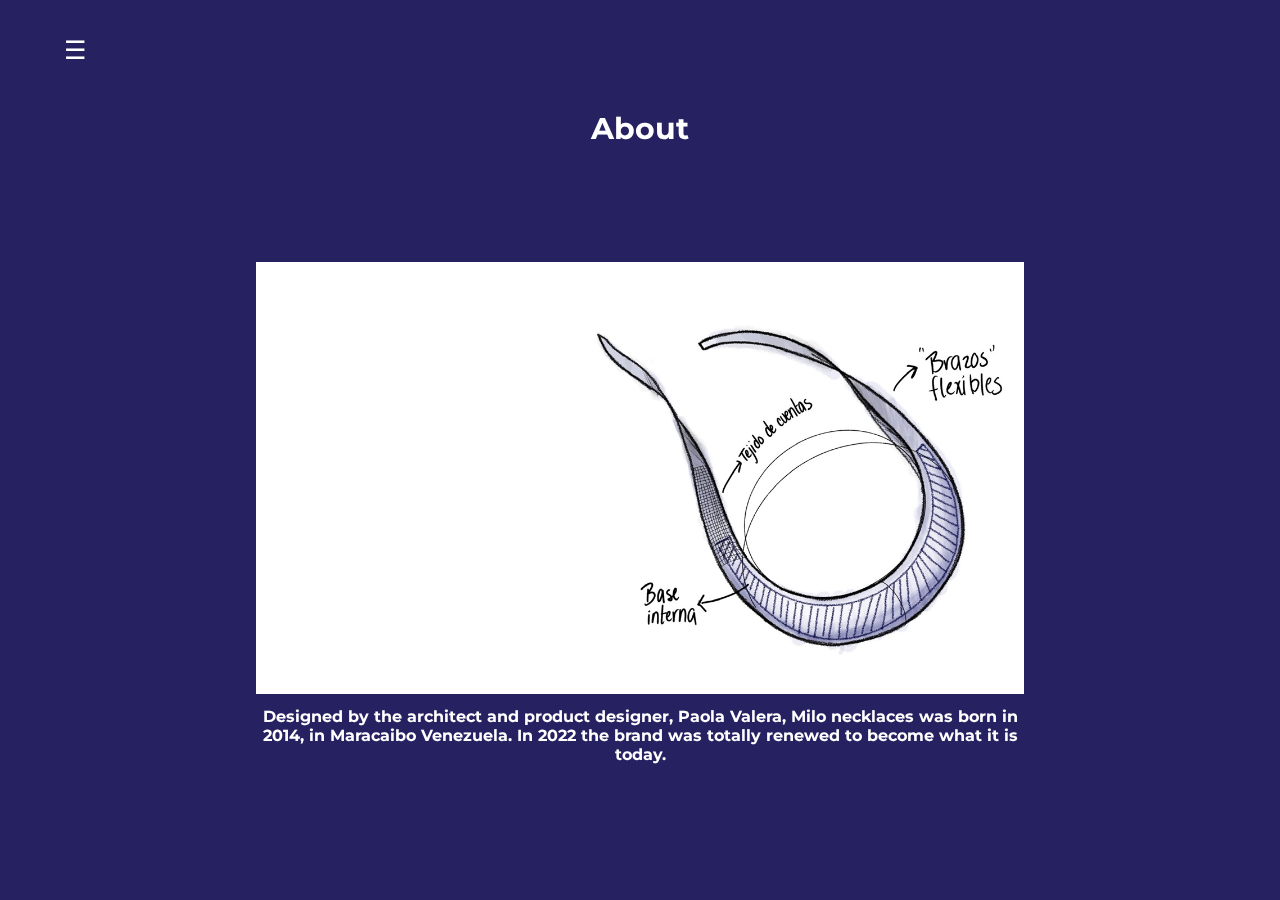
<file: about.html>
<!DOCTYPE html>
<html lang="es">
  <head>
    <meta charset="UTF-8" />
    <title>About</title>
    <link rel="stylesheet" href="estilos.css" />
    <link
      rel="stylesheet"
      href="https://cdnjs.cloudflare.com/ajax/libs/font-awesome/6.1.1/css/all.min.css"
      integrity="sha512-KfkfwYDsLkIlwQp6LFnl8zNdLGxu9YAA1QvwINks4PhcElQSvqcyVLLD9aMhXd13uQjoXtEKNosOWaZqXgel0g=="
      crossorigin="anonymous"
      referrerpolicy="no-referrer"
    />
  </head>
  <body>
    <header class="header">
      <div class="container">
        <div class="btn-menu">
          <label for="btn-menu">☰</label>
        </div>
        <div class="logo"></div>
        <nav class="menu">
          <a href="#"><i class="fa-solid fa-user"></i></a>
          <a href="#"><i class="fa-solid fa-bag-shopping"></i></a>
        </nav>
      </div>
    </header>
    <div class="capa"></div>

    <input type="checkbox" id="btn-menu" />
    <div class="container-menu">
      <div class="cont-menu">
        <nav>
          <a href="/index.html">Home</a>
          <a href="/collection.html">Collection</a>
          <a href="/about.html">About</a>
          <a href="/contact.html">Contact</a>
        </nav>
        <label for="btn-menu">✖️</label>
      </div>
    </div>
    <div class="contenedor_about">
      <h2 class="form_title">About</h2>
    </div>
    <div class="main-image">
      <img src="./assets/banner.jpg" alt="" srcset="" />
      <h3 class="description-about">
        Designed by the architect and product designer, Paola Valera, Milo
        necklaces was born in 2014, in Maracaibo Venezuela. In 2022 the brand
        was totally renewed to become what it is today.
      </h3>
    </div>
  </body>
</html>
</file>
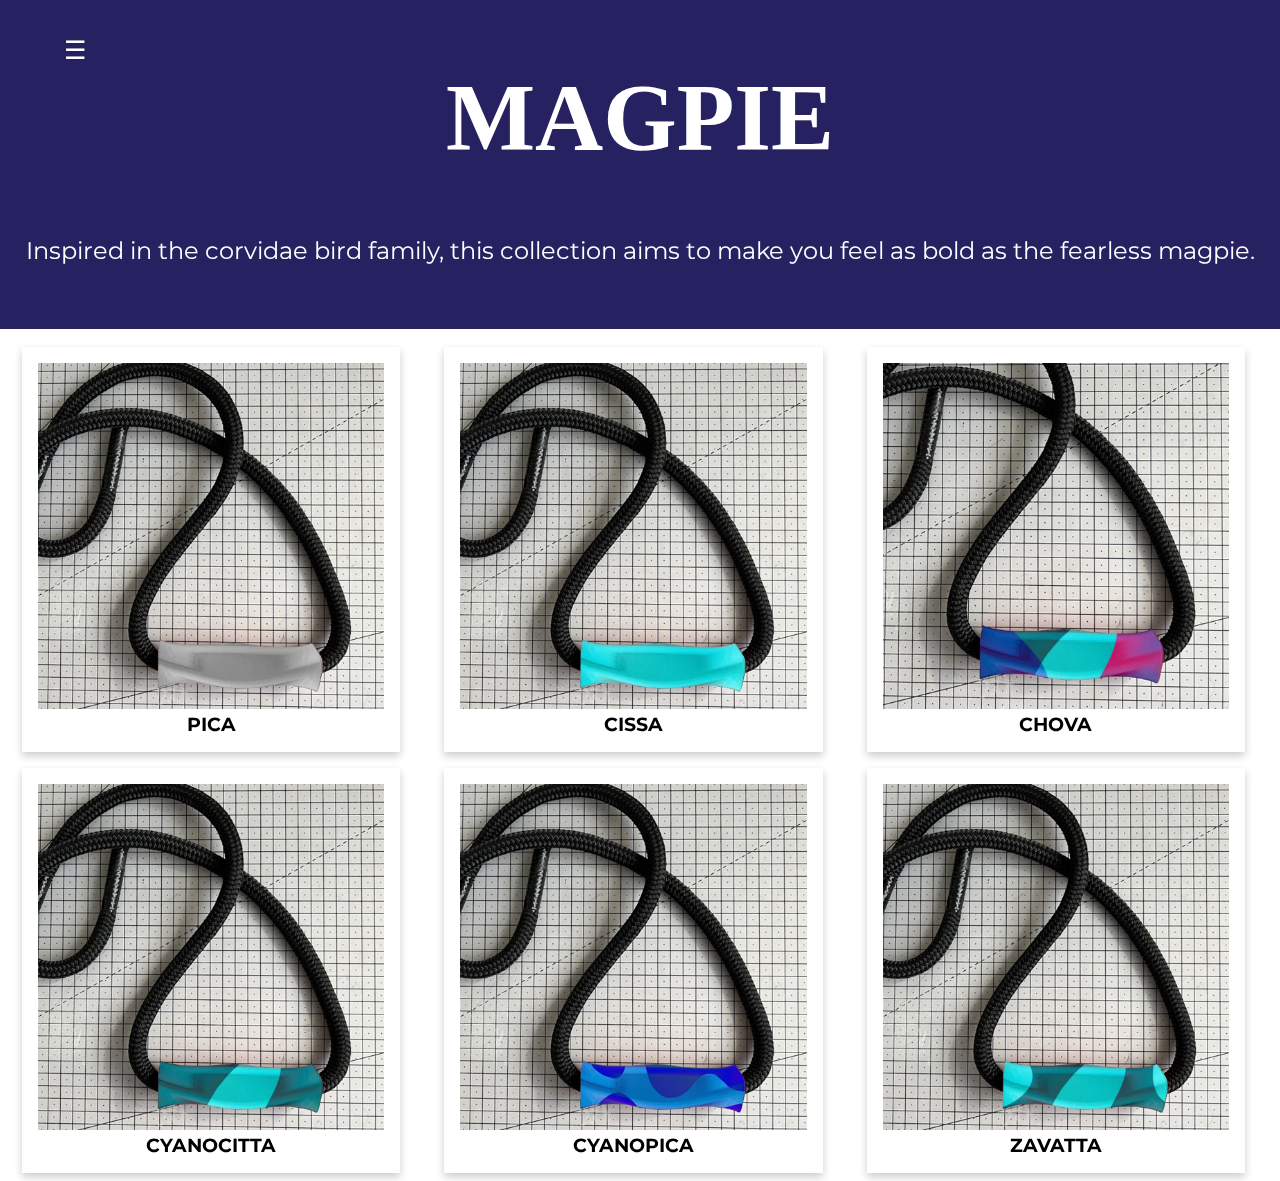
<file: collection.html>
<!DOCTYPE html>
<html lang="es">
  <head>
    <meta charset="UTF-8" />
    <title>Collection</title>
    <link rel="stylesheet" href="estilos.css" />
    <link
      rel="stylesheet"
      href="https://cdnjs.cloudflare.com/ajax/libs/font-awesome/6.1.1/css/all.min.css"
      integrity="sha512-KfkfwYDsLkIlwQp6LFnl8zNdLGxu9YAA1QvwINks4PhcElQSvqcyVLLD9aMhXd13uQjoXtEKNosOWaZqXgel0g=="
      crossorigin="anonymous"
      referrerpolicy="no-referrer"
    />
  </head>
  <body class="bodycollection">
    <header class="header">
      <div class="container">
        <div class="btn-menu">
          <label for="btn-menu">☰</label>
        </div>
        <div class="logo"></div>
        <nav class="menu">
          <a href="#"><i class="fa-solid fa-user"></i></a>
          <a href="#"><i class="fa-solid fa-bag-shopping"></i></a>
        </nav>
      </div>
    </header>
    <div class="capa"></div>
    <!--	--------------->
    <input type="checkbox" id="btn-menu" />
    <div class="container-menu">
      <div class="cont-menu">
        <nav>
          <a href="/index.html">Home</a>
          <a href="/collection.html">Collection</a>
          <a href="/about.html">About</a>
          <a href="/contact.html">Contact</a>
        </nav>
        <label for="btn-menu">✖️</label>
      </div>
    </div>
    <div class="fondocollection">
      <h1 class="form_title_collection">MAGPIE</h1>
      <p class="description_collection">
        Inspired in the corvidae bird family, this collection aims to make you
        feel as bold as the fearless magpie.
      </p>
    </div>
    <div>
      <div class="row">
        <div class="column">
          <div class="card">
            <img src="./assets/default1.jpeg" />
            <h3>PICA</h3>
          </div>
        </div>
        <div class="column">
          <div class="card">
            <img src="./assets/default2.jpeg" />
            <h3>CISSA</h3>
          </div>
        </div>
        <div class="column">
          <div class="card">
            <img src="./assets/default3.jpeg" />
            <h3>CHOVA</h3>
          </div>
        </div>
      </div>
      <div class="column">
        <div class="card">
          <img src="./assets/default4.jpg" />
          <h3>CYANOCITTA</h3>
        </div>
      </div>
      <div class="column">
        <div class="card">
          <img src="./assets/default5.jpg" />
          <h3>CYANOPICA</h3>
        </div>
      </div>
      <div class="column">
        <div class="card">
          <img src="./assets/default6.jpeg" />
          <h3>ZAVATTA</h3>
        </div>
      </div>
    </div>
  </body>
</html>
</file>
<file: estilos.css>
@import url("https://fonts.googleapis.com/css2?family=Montserrat:wght@300;400;600&family=Poppins&display=swap");
@import url("http://fonts.cdnfonts.com/css/elephant");

* {
  margin: 0;
  padding: 0;
  box-sizing: border-box;
  font-family: "Montserrat", sans-serif;
}
body {
  background-color: #262262;
  background-size: 100vw 100vh;
  background-repeat: no-repeat;
}
.bodycollection {
  background-color: #fff;
  background-size: 100vw 100vh;
  background-repeat: no-repeat;
}
.contenedor {
  height: 100vh;
  display: flex;
  justify-content: center;
  align-items: center;
  flex-direction: column;
}
.contenedor_about {
  height: 30vh;
  margin-bottom: 2vh;
  color: #fff;
  display: flex;
  justify-content: center;
  align-items: center;
  flex-direction: column;
}
.description-about {
  color: #fff;
  font-size: 1rem;
  text-align: center;
  margin-top: 0.8em;
}
.contenedor img {
  width: 60%;
}
.capa {
  position: fixed;
  width: 100%;
  height: 100vh;
  z-index: -1;
  top: 0;
  left: 0;
}
.header {
  width: 100%;
  height: 100px;
  position: fixed;
  top: 0;
  left: 0;
}
.headercollection {
  background-color: aqua;
}
.container {
  width: 90%;
  max-width: 1200px;
  margin: auto;
}
.container .btn-menu,
.logo {
  float: left;
  line-height: 100px;
}
.container .btn-menu label {
  color: #fff;
  font-size: 25px;
  cursor: pointer;
}
.logo h1 {
  color: #fff;
  font-weight: 400;
  font-size: 22px;
  margin-left: 10px;
}
.container .menu {
  float: right;
  line-height: 100px;
}
.container .menu a {
  display: inline-block;
  padding: 15px;
  line-height: normal;
  text-decoration: none;
  color: #fff;
  transition: all 0.3s ease;
  border-bottom: 2px solid transparent;
  font-size: 25px;
  margin-right: 5px;
}
.container .menu a:hover {
  border-bottom: 2px solid #c7c7c7;
  padding-bottom: 5px;
}
#btn-menu {
  display: none;
}
.container-menu {
  position: absolute;
  background: rgba(0, 0, 0, 0.5);
  width: 100%;
  height: 100vh;
  top: 0;
  left: 0;
  transition: all 500ms ease;
  opacity: 0;
  visibility: hidden;
}
#btn-menu:checked ~ .container-menu {
  opacity: 1;
  visibility: visible;
}
.cont-menu {
  width: 100%;
  max-width: 250px;
  background: #1c1c1c;
  height: 100vh;
  position: relative;
  transition: all 500ms ease;
  transform: translateX(-100%);
}
#btn-menu:checked ~ .container-menu .cont-menu {
  transform: translateX(0%);
}
.cont-menu nav {
  transform: translateY(15%);
}
.cont-menu nav a {
  display: block;
  text-decoration: none;
  padding: 20px;
  color: #c7c7c7;
  border-left: 5px solid transparent;
  transition: all 400ms ease;
}
.cont-menu nav a:hover {
  border-left: 5px solid #c7c7c7;
  background: #1f1f1f;
}
.cont-menu label {
  position: absolute;
  right: 5px;
  top: 10px;
  color: #fff;
  cursor: pointer;
  font-size: 18px;
}
/*Fin de Menù lateral*/
.btn {
  background-color: rgb(255, 255, 255);
  border: none;
  color: rgb(26, 2, 46);
  padding: 12px 16px;
  font-size: 20px;
  cursor: pointer;
  padding: 20px;
  font-family: montserrat;
  font-weight: 600;
}
.btn:hover {
  background-color: rgb(0, 0, 0);
  color: #fff;
}
.form_input {
  font-family: inherit;
  font-size: 1rem;
  padding: 0.8em 1em;
  outline: none;
  border: none;
  border: 1px solid #bbb0b0;
  border-radius: 0.2em;
}
.form_cta {
  font-family: inherit;
  background-color: #190570;
  color: white;
  font-weight: 500;
  font-size: 18px;
  padding: 0.7em 0;
  border-radius: 0.2em;
  border: none;
  cursor: pointer;
}
.form_cta:hover {
  font-family: inherit;
  background-color: #000;
  color: white;
  font-weight: 500;
  font-size: 18px;
  padding: 0.7em 0;
  border-radius: 0.2em;
  border: none;
  cursor: pointer;
}
.form {
  background-color: #fff;
  width: 90%;
  margin: auto;
  max-width: 500px;
  border-radius: 1em;
  padding: 3.5em 1.5em;
}
.form_container {
  width: 100%;
  display: grid;
  gap: 1em;
  grid-auto-columns: 100%;
}
.form_title {
  text-align: center;
  font-size: 1.9rem;
  margin-bottom: 0.4em;
}
.form_input--message {
  resize: none;
  padding: 1.8em 1em;
  margin-bottom: 0.5em;
}

.main-image {
  height: 50vh;
  display: flex;
  justify-content: center;
  align-items: center;
  flex-direction: column;
}

.main-image img {
  width: 60%;
}
.main-image h3 {
  width: 60%;
}

.fondocollection {
  background-color: #262262;
  color: #fff;
}
.form_title_collection {
  padding: 5% 5%;
  text-align: center;
  font-size: 5.9rem;
  font-family: Elephant;
}
.description_collection {
  padding-top: 0;
  padding-bottom: 5%;
  text-align: center;
  font-size: 1.5rem;
  margin-bottom: 0.4em;
}
.row {
  align-items: center;
  justify-items: center;
  align-content: center;
}
.column {
  float: left;
  width: 33%;
  padding: 0 10px;
}
.card {
  box-shadow: 0 4px 8px 0 rgba(0, 0, 0, 0.2); /* this adds the "card" effect */
  padding: 16px;
  text-align: center;
  background-color: #fff;
  margin: 2% 3%;
}
.card img {
  width: 100%;
  height: auto;
}

@media (max-width: 600px) {
  .description_collection {
    padding: 5% 5%;
    text-align: center;
    font-size: 1rem;
    margin-bottom: 0.4em;
  }
  .form_title_collection {
    padding-top: 20%;
    text-align: center;
    font-size: 2.9rem;
    font-family: Elephant;
  }
  .column {
    width: 100%;
    display: block;
    margin-bottom: 20px;
  }
}
</file>
